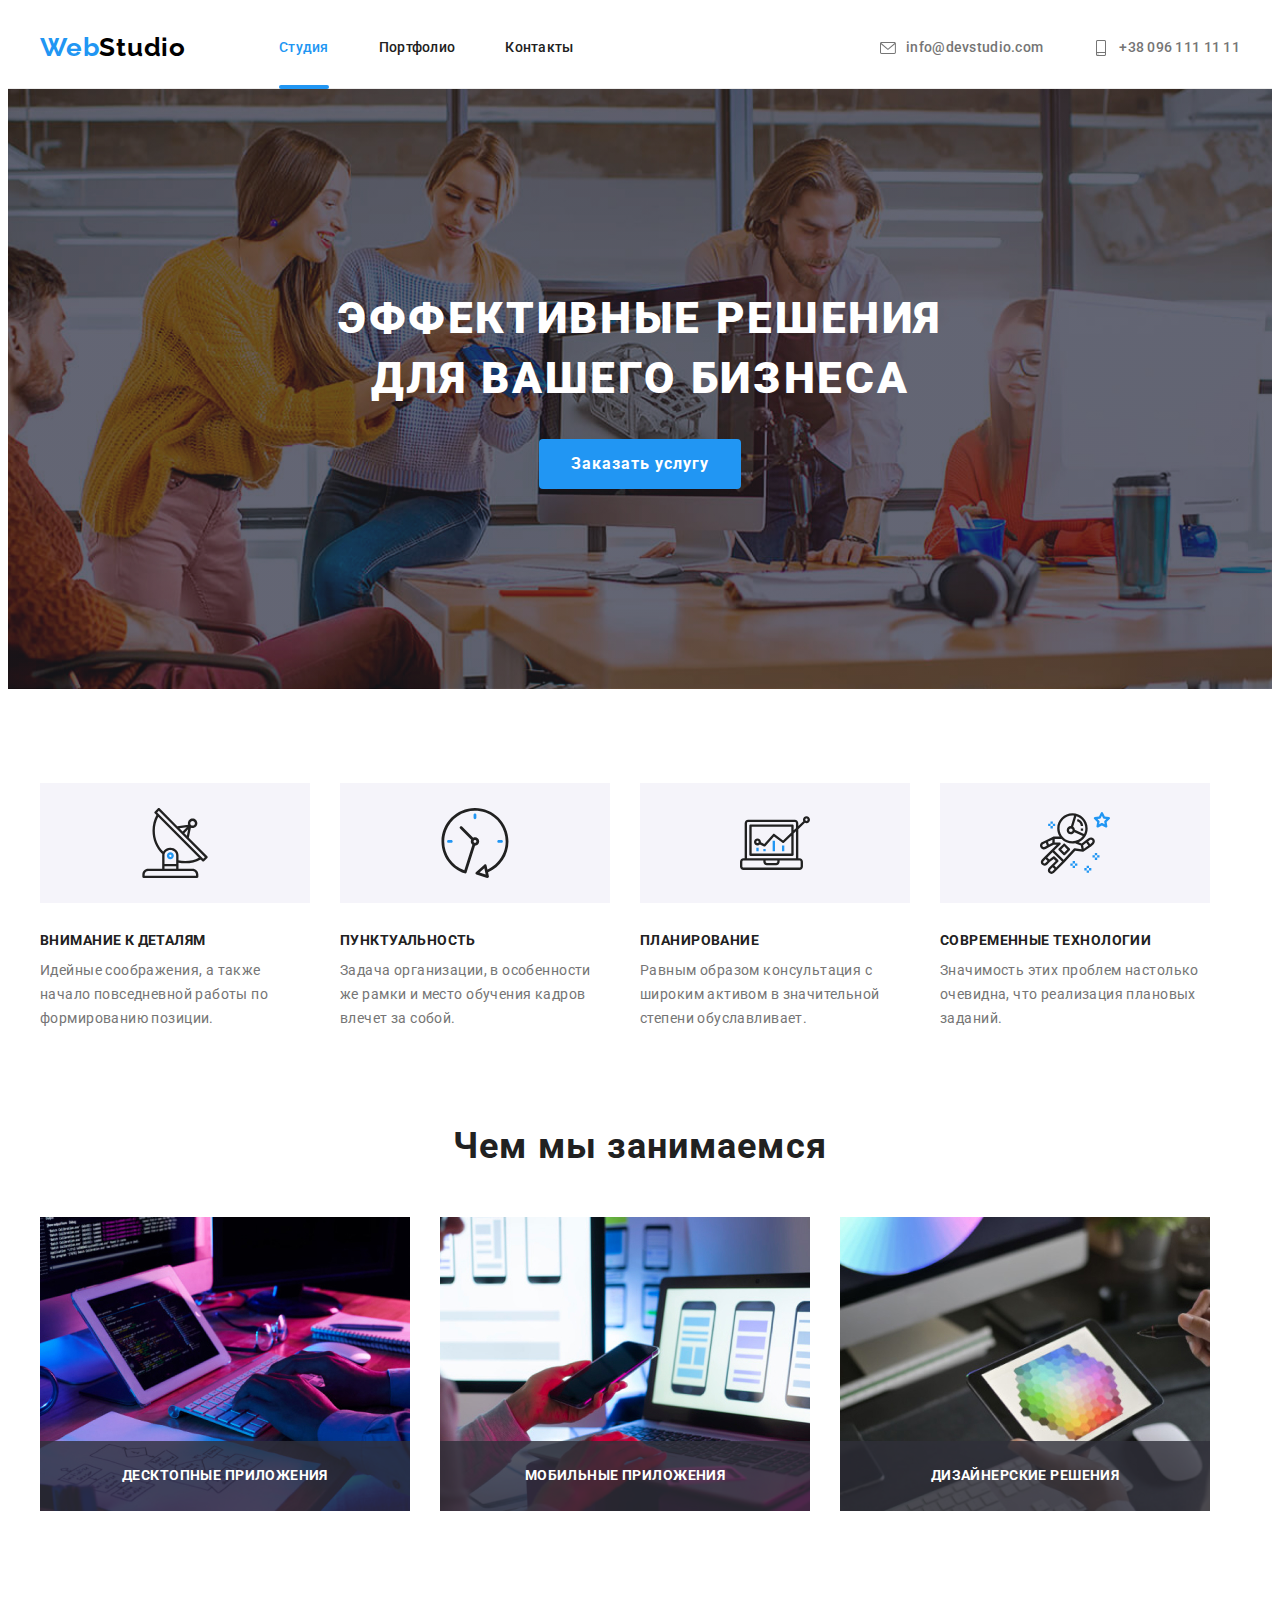
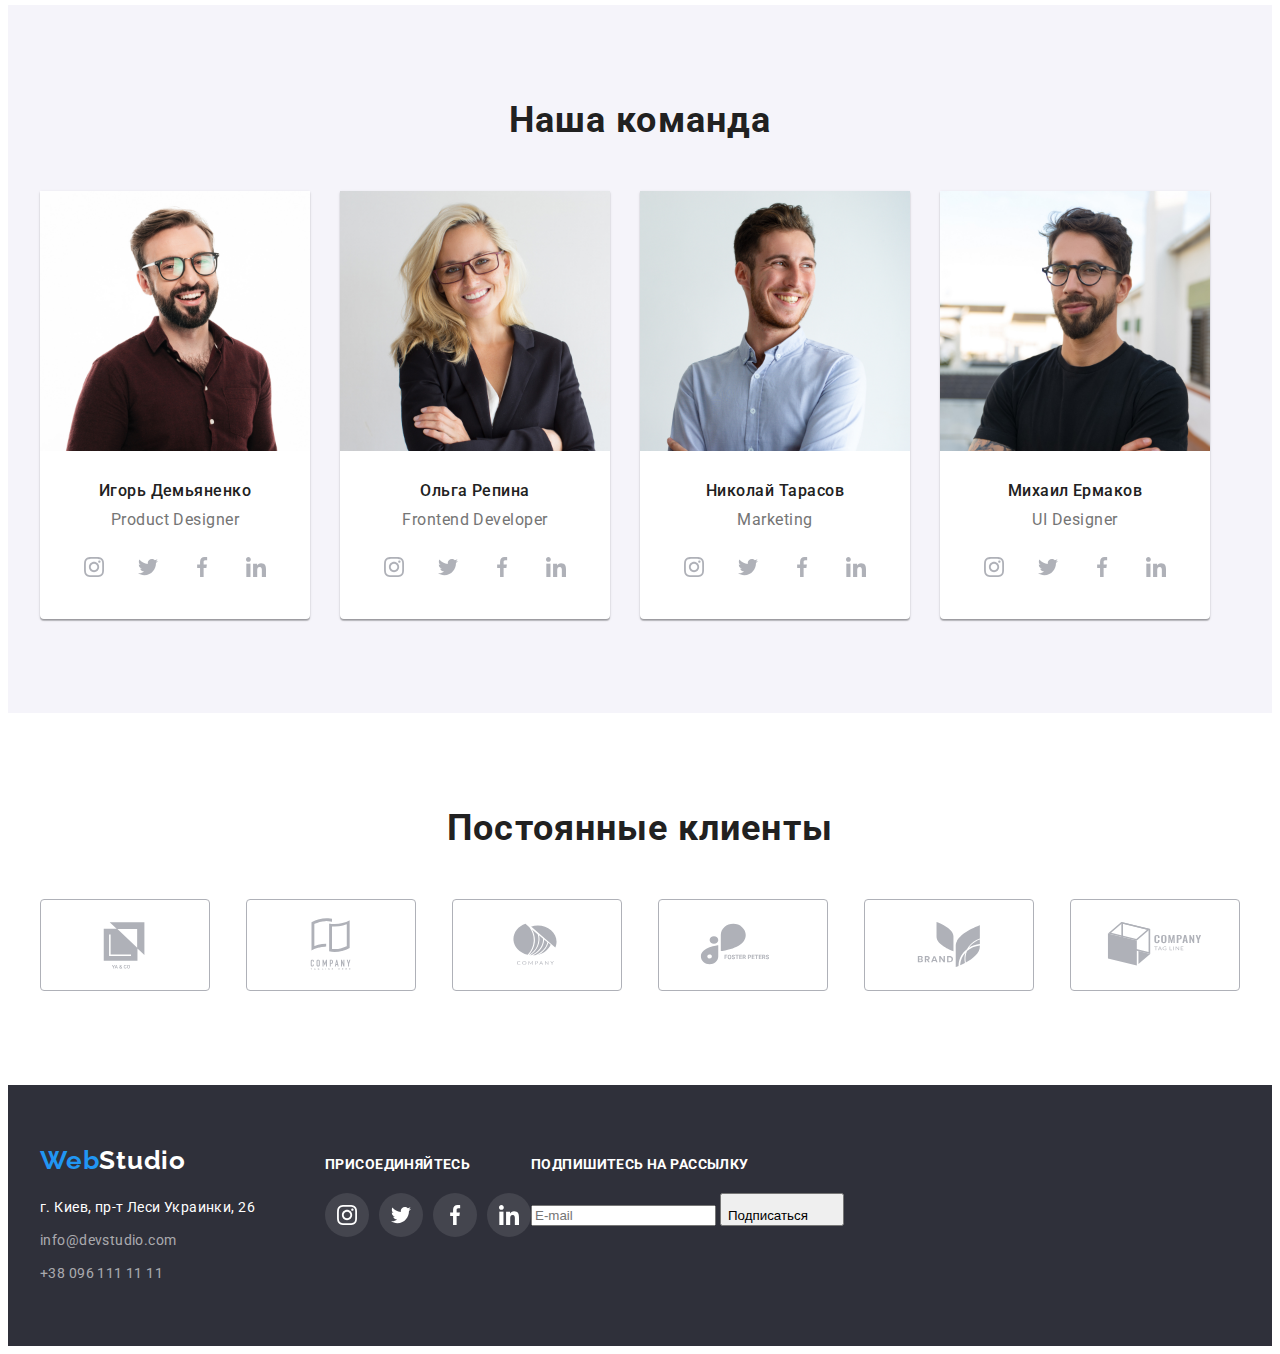
<file: index.html>
<!DOCTYPE html>
<html lang="ru">
  <head>
    <meta charset="UTF-8" />
    <meta http-equiv="X-UA-Compatible" content="IE=edge" />
    <meta name="viewport" content="width=device-width, initial-scale=1.0" />
    <title>Document</title>
    <link
      href="https://fonts.googleapis.com/css2?family=Raleway:wght@700&family=Roboto:wght@400;500;700;900&display=swap"
      rel="stylesheet"
    />
    <link
      rel="stylesheet"
      href="https://cdnjs.cloudflare.com/ajax/libs/modern-normalize/1.1.0/modern-normalize.min.css"
      integrity="sha512-wpPYUAdjBVSE4KJnH1VR1HeZfpl1ub8YT/NKx4PuQ5NmX2tKuGu6U/JRp5y+Y8XG2tV+wKQpNHVUX03MfMFn9Q=="
      crossorigin="anonymous"
      referrerpolicy="no-referrer"
    />
    <link rel="stylesheet" href="./css/styles.css" />
  </head>
  <body>
    <header class="header">
      <div class="main-nav container">
        <a lang="en" href="./index.html" class="logo"
          ><span class="logo-web">Web</span>Studio</a
        >
        <nav>
          <ul class="site-nav">
            <li class="site-nav-item">
              <a href="./index.html" class="link-nav current">Студия</a>
            </li>
            <li class="site-nav-item">
              <a href="./portfolio.html" class="link-nav">Портфолио</a>
            </li>
            <li class="site-nav-item">
              <a href="" class="link-nav">Контакты</a>
            </li>
          </ul>
        </nav>
        <ul class="site-nav auth-nav">
          <li class="site-nav-item">
            <a href="mailto:info@devstudio.com" class="link-contact"
              >
              <svg class="link-contact-icon" width="16" height="16">
                <use href="./images/icons.svg#icon-letter"></use>
              </svg>info@devstudio.com  
            </a>
          </li>
          <li class="site-nav-item">
            <a href="tel:+380961111111" class="link-contact"
              >
              <svg class="link-contact-icon" width="16" height="16">
                <use href="./images/icons.svg#icon-smartphone"></use>
              </svg>+38 096 111 11 11
            </a>
          </li>
        </ul>
      </div>
    </header>
    <main>
      <section class="hero background">
        <div class="container">
          <h1 class="main-title">
            Эффективные решения <br />
            для вашего бизнеса
          </h1>
          <button class="headbtn" type="button" data-modal-open>Заказать услугу</button>
        </div>
      </section>
      <section class="section">
        <div class="container">
          <h2 class="visually-hidden">Наши преимущества</h2>
          <ul class="about">
            <li class="about-item">
              <div class="about-item-icon">
                <svg class="about-icon" width="70" height="70">
                  <use href="./images/icons.svg#icon-antenna"></use>
                </svg>
              </div>
              <h3 class="overtitle">Внимание к деталям</h3>
              <p class="description">
                Идейные соображения, а также начало повседневной работы по
                формированию позиции.
              </p>
            </li>
            <li class="about-item">
               <div class="about-item-icon">
                <svg class="about-icon" width="70" height="70">
                  <use href="./images/icons.svg#icon-clock"></use>
                </svg>
              </div>
              <h3 class="overtitle">Пунктуальность</h3>
              <p class="description">
                Задача организации, в особенности же рамки и место обучения
                кадров влечет за собой.
              </p>
            </li>
            <li class="about-item">
               <div class="about-item-icon">
                <svg class="about-icon" width="70" height="70">
                  <use href="./images/icons.svg#icon-diagram"></use>
                </svg>
              </div>
              <h3 class="overtitle">Планирование</h3>
              <p class="description">
                Равным образом консультация с широким активом в значительной
                степени обуславливает.
              </p>
            </li>
            <li class="about-item">
               <div class="about-item-icon">
                <svg class="about-icon" width="70" height="70">
                  <use href="./images/icons.svg#icon-astronaut"></use>
                </svg>
              </div>
              <h3 class="overtitle">Современные технологии</h3>
              <p class="description">
                Значимость этих проблем настолько очевидна, что реализация
                плановых заданий.
              </p>
            </li>
          </ul>
        </div>
      </section>
      <section class="our-work section">
        <div class="container">
          <h2 class="title">Чем мы занимаемся</h2>
          <ul class="work">
            <li class="work-item">
              <img src="./images/img.jpg" width="370" alt="Набор кода" />
              <h3 class="our-work-title">Десктопные приложения</h3>
            </li>
            <li class="work-item">
              <img src="./images/img2.jpg" width="370" alt="Мобильный дизайн" />
              <h3 class="our-work-title">Мобильные приложения</h3>
            </li>
            <li class="work-item">
              <img src="./images/img3.jpg" width="370" alt="Выбор цвета" />
              <h3 class="our-work-title">Дизайнерские решения</h3>
            </li>
          </ul>
        </div>
      </section>
      <section class="our-team section">
        <div class="container">
          <h2 class="title">Наша команда</h2>
          <ul class="team">
            <li class="team-item">
              <img src="./images/img4.jpg" width="270" alt="Игорь Демьяненко" />
              <div class="name">
                <h3 class="name-title">Игорь Демьяненко</h3>
                <p class="position-title" lang="en">Product Designer</p>
                <ul class="social">
                  <li class="social-item">
                    <a href="" class="social-link">
                      <svg class="social-icon" width="20" height="20">
                        <use href="./images/icons.svg#icon-insta"></use>
                      </svg>
                    </a>
                  </li>
                  <li class="social-item">
                    <a href="" class="social-link">
                      <svg class="social-icon" width="20" height="20">
                        <use href="./images/icons.svg#icon-twitter"></use>
                      </svg>
                    </a>
                  </li>
                  <li class="social-item">
                    <a href="" class="social-link">
                      <svg class="social-icon" width="20" height="20">
                        <use href="./images/icons.svg#icon-facebook"></use>
                      </svg>
                    </a>
                  </li>
                  <li class="social-item">
                    <a href="" class="social-link">
                      <svg class="social-icon" width="20" height="20">
                        <use href="./images/icons.svg#icon-linkedin"></use>
                      </svg>
                    </a>
                  </li>
                </ul>
            </li>
            <li class="team-item">
              <img src="./images/img5.jpg" width="270" alt="Ольга Репина" />
              <div class="name">
                <h3 class="name-title">Ольга Репина</h3>
                <p class="position-title" lang="en">Frontend Developer</p>
                <ul class="social">
                  <li class="social-item">
                    <a href="" class="social-link">
                      <svg class="social-icon" width="20" height="20">
                        <use href="./images/icons.svg#icon-insta"></use>
                      </svg>
                    </a>
                  </li>
                  <li class="social-item">
                    <a href="" class="social-link">
                      <svg class="social-icon" width="20" height="20">
                        <use href="./images/icons.svg#icon-twitter"></use>
                      </svg>
                    </a>
                  </li>
                  <li class="social-item">
                    <a href="" class="social-link">
                      <svg class="social-icon" width="20" height="20">
                        <use href="./images/icons.svg#icon-facebook"></use>
                      </svg>
                    </a>
                  </li>
                  <li class="social-item">
                    <a href="" class="social-link">
                      <svg class="social-icon" width="20" height="20">
                        <use href="./images/icons.svg#icon-linkedin"></use>
                      </svg>
                    </a>
                  </li>
                </ul>
              </div>
            </li>
            <li class="team-item">
              <img src="./images/img6.jpg" width="270" alt="Николай Тарасов" />
              <div class="name">
                <h3 class="name-title">Николай Тарасов</h3>
                <p class="position-title" lang="en">Marketing</p>
                <ul class="social">
                  <li class="social-item">
                    <a href="" class="social-link">
                      <svg class="social-icon" width="20" height="20">
                        <use href="./images/icons.svg#icon-insta"></use>
                      </svg>
                    </a>
                  </li>
                  <li class="social-item">
                    <a href="" class="social-link">
                      <svg class="social-icon" width="20" height="20">
                        <use href="./images/icons.svg#icon-twitter"></use>
                      </svg>
                    </a>
                  </li>
                  <li class="social-item">
                    <a href="" class="social-link">
                      <svg class="social-icon" width="20" height="20">
                        <use href="./images/icons.svg#icon-facebook"></use>
                      </svg>
                    </a>
                  </li>
                  <li class="social-item">
                    <a href="" class="social-link">
                      <svg class="social-icon" width="20" height="20">
                        <use href="./images/icons.svg#icon-linkedin"></use>
                      </svg>
                    </a>
                  </li>
                </ul>
              </div>
            </li>
            <li class="team-item">
              <img src="./images/img7.jpg" width="270" alt="Михаил Ермаков" />
              <div class="name">
                <h3 class="name-title">Михаил Ермаков</h3>
                <p class="position-title" lang="en">UI Designer</p>
                <ul class="social">
                  <li class="social-item">
                    <a href="" class="social-link">
                      <svg class="social-icon" width="20" height="20">
                        <use href="./images/icons.svg#icon-insta"></use>
                      </svg>
                    </a>
                  </li>
                  <li class="social-item">
                    <a href="" class="social-link">
                      <svg class="social-icon" width="20" height="20">
                        <use href="./images/icons.svg#icon-twitter"></use>
                      </svg>
                    </a>
                  </li>
                  <li class="social-item">
                    <a href="" class="social-link">
                      <svg class="social-icon" width="20" height="20">
                        <use href="./images/icons.svg#icon-facebook"></use>
                      </svg>
                    </a>
                  </li>
                  <li class="social-item">
                    <a href="" class="social-link">
                      <svg class="social-icon" width="20" height="20">
                        <use href="./images/icons.svg#icon-linkedin"></use>
                      </svg>
                    </a>
                  </li>
                </ul>
              </div>
            </li>
          </ul>
        </div>
      </section>
      <section class="section">
        <div class="container">
        <h2 class="title">Постоянные клиенты</h2>
        <ul class="companies">
          <li>
            <a href="" class="companies-item">
              <svg class="companies-icon" width="106" height="60">
                <use href="./images/icons.svg#icon-logo"></use>
              </svg>
            </a>
          </li>
          <li>
            <a href="" class="companies-item">
              <svg class="companies-icon" width="106" height="60">
                <use href="./images/icons.svg#icon-logo2"></use>
              </svg>
            </a>
          </li>
          <li>
            <a href="" class="companies-item">
              <svg class="companies-icon" width="106" height="60">
                <use href="./images/icons.svg#icon-logo3"></use>
              </svg>
            </a>
          </li>
          <li>
            <a href="" class="companies-item">
              <svg class="companies-icon" width="106" height="60">
                <use href="./images/icons.svg#icon-logo4"></use>
              </svg>
            </a>
          </li>
          <li>
            <a href="" class="companies-item">
              <svg class="companies-icon" width="106" height="60">
                <use href="./images/icons.svg#icon-logo5"></use>
              </svg>
            </a>
          </li>
          <li>
            <a href="" class="companies-item">
              <svg class="companies-icon" width="106" height="60">
                <use href="./images/icons.svg#icon-logo6"></use>
              </svg>
            </a>
          </li>
        </ul>
        </div>
      </section>
    </main>
    <footer class="footer">
      <div class="container footer-position">
        <div>
        <a lang="en" href="./index.html" class="logo-footer"
          ><span class="logo-web">Web</span>Studio</a
        >
        <address class="address-link">
          <ul>
            <li class="footer-address">
              <a
                class="footer-link-address"
                href="https://goo.gl/maps/EzLzW8RFUtjxbbLT6"
                target="_blank"
                rel="noreferrer nofollow noopener"
              >
                г. Киев, пр-т Леси Украинки, 26
              </a>
            </li>
            <li class="footer-address">
              <a href="mailto:info@devstudio.com" class="footer-link-contact"
                >info@devstudio.com</a
              >
            </li>
            <li">
              <a href="tel:+380961111111" class="footer-link-contact"
                >+38 096 111 11 11</a
              >
            </li>
          </ul>
        </address>
        </div>
        <div class="social-footer">
        <p class="join">Присоединяйтесь</p>
        <ul class="social-footer-list">
          <li class="footer-social-item"><a href="" class="footer-social-link">
            <svg class="footer-social-icon" width="20" height="20">
              <use href="./images/icons.svg#icon-insta"></use>
            </svg>
          </a></li>
          <li class="footer-social-item"><a href="" class="footer-social-link">
             <svg class="footer-social-icon" width="20" height="20">
              <use href="./images/icons.svg#icon-twitter"></use>
            </svg>
          </a></li>
          <li class="footer-social-item"><a href="" class="footer-social-link">
             <svg class="footer-social-icon" width="20" height="20">
              <use href="./images/icons.svg#icon-facebook"></use>
            </svg>
          </a></li>
          <li class="footer-social-item"><a href="" class="footer-social-link">
             <svg class="footer-social-icon" width="20" height="20">
              <use href="./images/icons.svg#icon-linkedin"></use>
            </svg>
          </a></li>
        </ul>
        </div>
        <div class="subscription">
          <p class="join">Подпишитесь на рассылку</p>
        <div class="wrap-form">
          <label>
            <input name="user_email" class="input" type="email" placeholder="E-mail" required/>
          </label>
          <button type="submit" class="submit-btn">Подписаться
            <svg width=24 height=24>
              <use href="./images/icons.svg#icon-send"></use>
            </svg>
          </button>
          </div>
        </div>
      </div>
    </footer>

    <div class="backdrop is-hidden" data-modal>
      <div class="modal">
        <button type="button" class="modal-close-btn" data-modal-close>
          <svg class="modal-close-icon" width="11" height="11">
            <use href="./images/icons.svg#close-icon"></use>
          </svg>
        </button>
        <strong class="contact-appeal">Оставьте свои данные, мы вам перезвоним</strong>
        <form class="contact-form">
          <label class="contact-form-field">
            <span class="contact-name">Имя</span>
            <span class="contact-form-input-wrapper">
            <input name="user_name" class="contact-form-input" type="text" required>
            <svg class="modal-icon">
              <use href="./images/icons.svg#icon-person"></use>
            </svg>
          </span>
          </label>
          <label class="contact-form-field">
            <span class="contact-name">Телефон</span>
            <span class="contact-form-input-wrapper">
            <input name="user_phone" class="contact-form-input" type="tel" required>
            <svg class="modal-icon">
              <use href="./images/icons.svg#icon-phone"></use>
            </svg>
          </span>
          </label>
          <label class="contact-form-field">
            <span class="contact-name">Почта</span>
            <span class="contact-form-input-wrapper">
            <input name="user_mail" class="contact-form-input" type="email">
            <svg class="modal-icon">
              <use href="./images/icons.svg#icon-email"></use>
            </svg>
          </span>
          </label>
          <label class="contact-form-field">
            <span class="contact-name">Комментарий</span>
            <textarea name="user_message" class="contact-form-message" placeholder="Введите текст" required></textarea>
          </label>
          <div class="contact-form-checkbox-wrapper">
            <input name="accept-polisy" type="checkbox" class="contact-form-checkbox visually-hidden" id="policy-checkbox">
            <label for="policy-checkbox" class="contact-form-checkbox-label">Соглашаюсь с рассылкой и принимаю <a href="">Условия договора</a></label>
          </div>
          <button type="submit" class="contact-form-submit-btn">Отправить</button>
        </form>
      </div>
    </div>
    <script src="./js/modal.js"></script>
  </body>
</html>
</file>
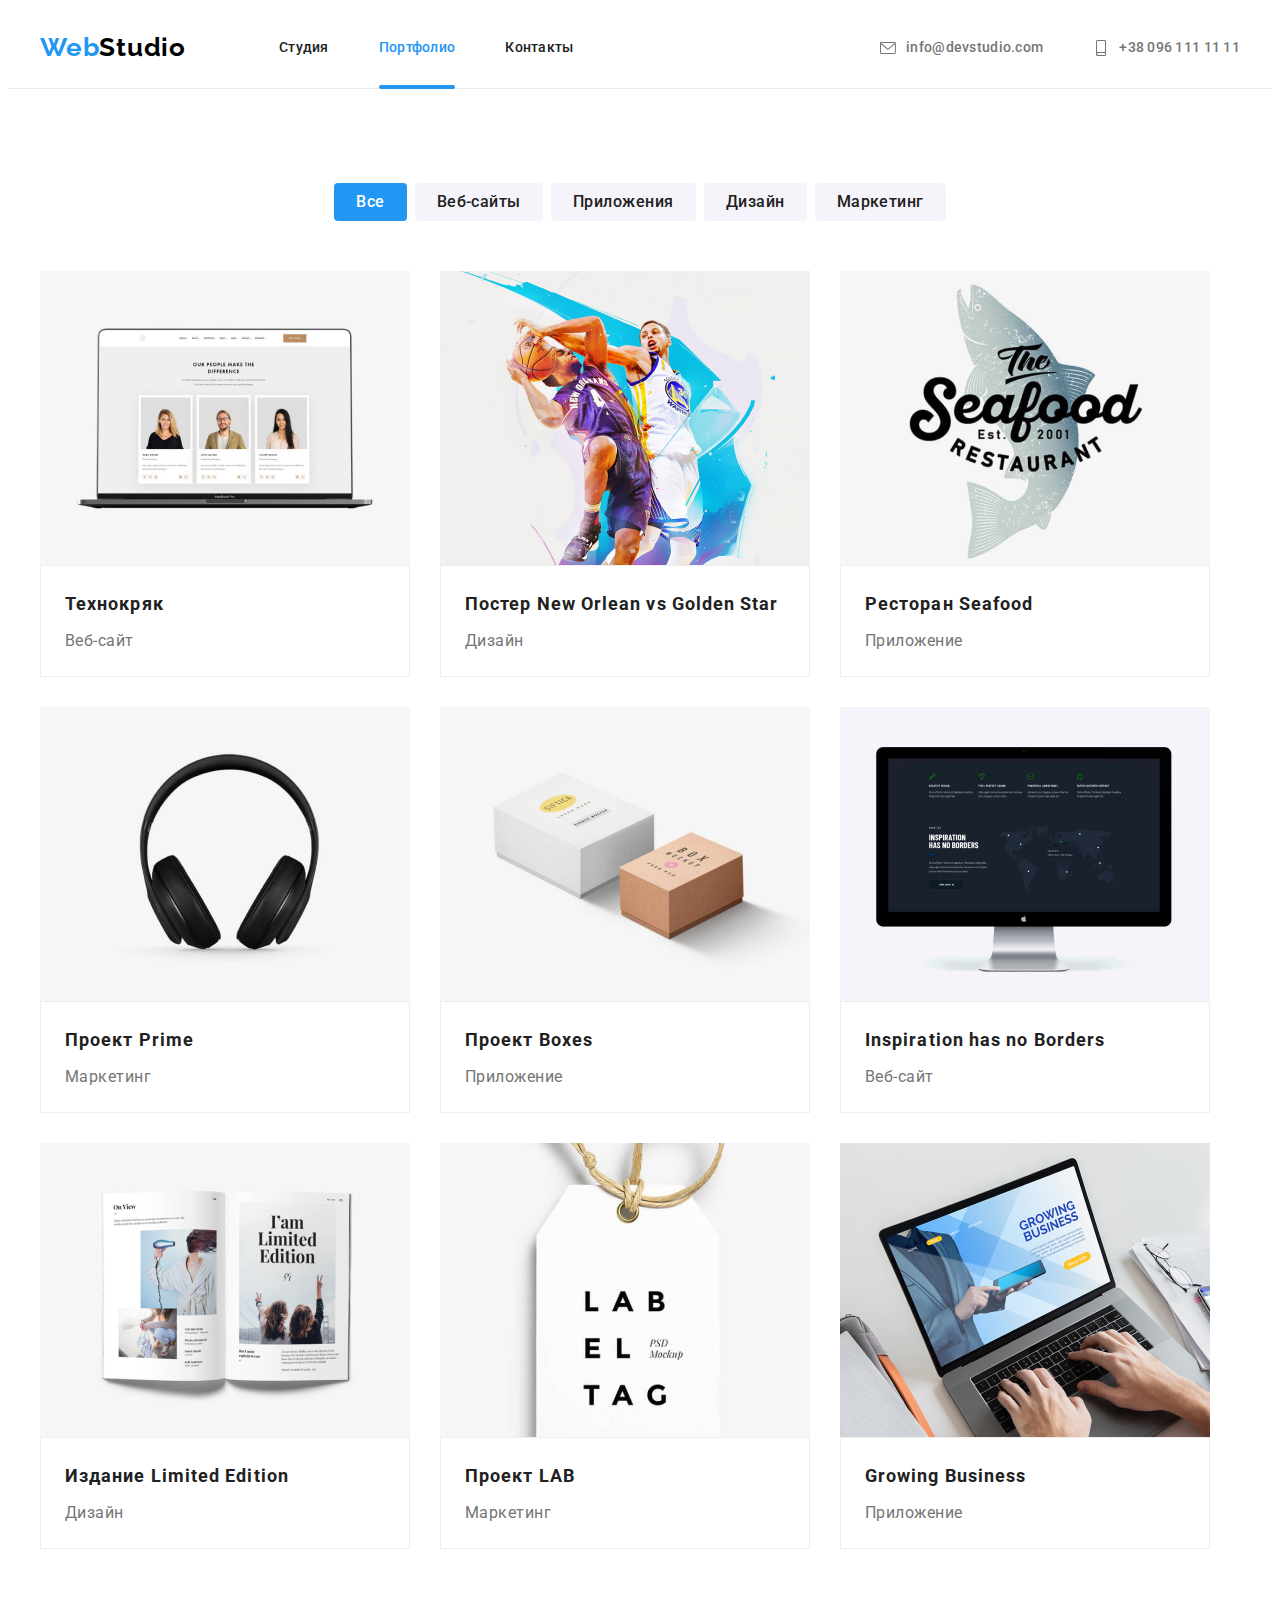
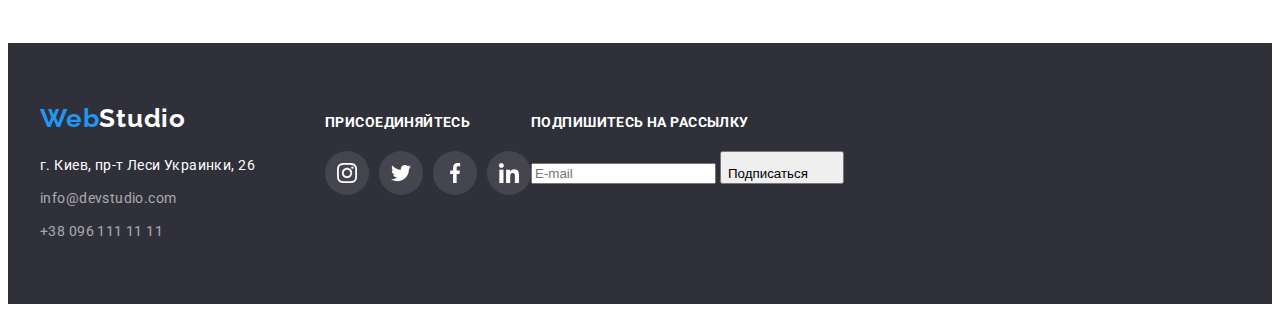
<file: portfolio.html>
<!DOCTYPE html>
<html lang="ru">
  <head>
    <meta charset="UTF-8" />
    <meta http-equiv="X-UA-Compatible" content="IE=edge" />
    <meta name="viewport" content="width=device-width, initial-scale=1.0" />
    <title>Document</title>
    <link
      href="https://fonts.googleapis.com/css2?family=Raleway:wght@700&family=Roboto:wght@400;500;700;900&display=swap"
      rel="stylesheet"
    />
    <link
      rel="stylesheet"
      href="https://cdnjs.cloudflare.com/ajax/libs/modern-normalize/1.1.0/modern-normalize.min.css"
      integrity="sha512-wpPYUAdjBVSE4KJnH1VR1HeZfpl1ub8YT/NKx4PuQ5NmX2tKuGu6U/JRp5y+Y8XG2tV+wKQpNHVUX03MfMFn9Q=="
      crossorigin="anonymous"
      referrerpolicy="no-referrer"
    />
    <link rel="stylesheet" href="./css/styles.css" />
  </head>
  <body>
    <header class="header">
      <div class="main-nav container">
        <a lang="en" href="./index.html" class="logo"
          ><span class="logo-web">Web</span>Studio</a
        >
        <nav>
          <ul class="site-nav">
            <li class="site-nav-item">
              <a href="./index.html" class="link-nav">Студия</a>
            </li>
            <li class="site-nav-item">
              <a href="./portfolio.html" class="link-nav current">Портфолио</a>
            </li>
            <li class="site-nav-item">
              <a href="" class="link-nav">Контакты</a>
            </li>
          </ul>
        </nav>
        <ul class="site-nav auth-nav">
          <li class="site-nav-item">
            <a href="mailto:info@devstudio.com" class="link-contact"
              >
              <svg class="link-contact-icon" width="16" height="16">
                <use href="./images/icons.svg#icon-letter"></use>
              </svg>info@devstudio.com  
            </a>
          </li>
          <li class="site-nav-item">
            <a href="tel:+380961111111" class="link-contact"
              >
              <svg class="link-contact-icon" width="16" height="16">
                <use href="./images/icons.svg#icon-smartphone"></use>
              </svg>+38 096 111 11 11
            </a>
          </li>
        </ul>
      </div>
    </header>
    <main>
      <section class="section">
        <div class="container">
          <h1 class="visually-hidden">Примеры работ</h1>
          <ul class="portfolio-btn">
            <li class="overbtn">
              <button class="overbtn-item overbtn-item-main" type="button">Все</button>
            </li>
            <li class="overbtn">
              <button class="overbtn-item" type="button">Веб-сайты</button>
            </li>
            <li class="overbtn">
              <button class="overbtn-item" type="button">Приложения</button>
            </li>
            <li class="overbtn">
              <button class="overbtn-item" type="button">Дизайн</button>
            </li>
            <li class="overbtn">
              <button class="overbtn-item" type="button">Маркетинг</button>
            </li>
          </ul>
          <ul class="portfolio-work">
            <li class="work-card">
              <a href="" class="work-card-link">
                <div class="work-card-link-wrapper">
                  <img src="./images/portfolio1.jpg" alt="Технокряк" width="370" />
                  <p class="overlay">Технокряк это современная площадка распространения коронавируса. Компании используют эту платформу для цифрового шпионажа и атак на защищённые сервера конкурентов.</p>
                </div>
              <div class="work-card-item">
                <h2 class="work-title">Технокряк</h2>
                <p class="work-description">Веб-сайт</p>
              </div>
              
              </a>
            </li>
            <li class="work-card">
              <a href="" class="work-card-link">
                <div class="work-card-link-wrapper">
              <img src="./images/portfolio2.jpg" alt="Постер" width="370" />
              <p class="overlay">Технокряк это современная площадка распространения коронавируса. Компании используют эту платформу для цифрового шпионажа и атак на защищённые сервера конкурентов.</p>
                </div>
              <div class="work-card-item">
                <h2 class="work-title">
                  Постер <span lang="en">New Orlean vs Golden Star</span>
                </h2>
                <p class="work-description">Дизайн</p>
              </div>
              </a>
            </li>
            <li class="work-card">
              <a href="" class="work-card-link">
                <div class="work-card-link-wrapper">
              <img src="./images/portfolio3.jpg" alt="Ресторан" width="370" />
              <p class="overlay">Технокряк это современная площадка распространения коронавируса. Компании используют эту платформу для цифрового шпионажа и атак на защищённые сервера конкурентов.</p>
                </div>
              <div class="work-card-item">
                <h2 class="work-title">
                  Ресторан <span lang="en">Seafood</span>
                </h2>
                <p class="work-description">Приложение</p>
              </div>
              </a>
            </li>
            <li class="work-card">
              <a href="" class="work-card-link">
                <div class="work-card-link-wrapper">
              <img src="./images/portfolio4.jpg" alt="Наушники" width="370" />
              <p class="overlay">Технокряк это современная площадка распространения коронавируса. Компании используют эту платформу для цифрового шпионажа и атак на защищённые сервера конкурентов.</p>
                </div>
              <div class="work-card-item">
                <h2 class="work-title">Проект <span lang="en">Prime</span></h2>
                <p class="work-description">Маркетинг</p>
              </div>
              </a>
            </li>
            <li class="work-card">
              <a href="" class="work-card-link">
                <div class="work-card-link-wrapper">
              <img src="./images/portfolio5.jpg" alt="Коробки" width="370" />
              <p class="overlay">Технокряк это современная площадка распространения коронавируса. Компании используют эту платформу для цифрового шпионажа и атак на защищённые сервера конкурентов.</p>
                </div>
              <div class="work-card-item">
                <h2 class="work-title">Проект <span lang="en">Boxes</span></h2>
                <p class="work-description">Приложение</p>
              </div>
              </a>
            </li>
            <li class="work-card">
              <a href="" class="work-card-link">
                <div class="work-card-link-wrapper">
              <img src="./images/portfolio6.jpg" alt="Монитор" width="370" />
              <p class="overlay">Технокряк это современная площадка распространения коронавируса. Компании используют эту платформу для цифрового шпионажа и атак на защищённые сервера конкурентов.</p>
                </div>
              <div class="work-card-item">
                <h2 class="work-title">
                  <span lang="en">Inspiration has no Borders</span>
                </h2>
                <p class="work-description">Веб-сайт</p>
              </div>
              </a>
            </li>
            <li class="work-card">
              <a href="" class="work-card-link">
                <div class="work-card-link-wrapper">
              <img src="./images/portfolio7.jpg" alt="Журнал" width="370" />
              <p class="overlay">Технокряк это современная площадка распространения коронавируса. Компании используют эту платформу для цифрового шпионажа и атак на защищённые сервера конкурентов.</p>
                </div>
              <div class="work-card-item">
                <h2 class="work-title">
                  Издание <span lang="en">Limited Edition</span>
                </h2>
                <p class="work-description">Дизайн</p>
              </div>
              </a>
            </li>
            <li class="work-card">
              <a href="" class="work-card-link">
                <div class="work-card-link-wrapper">
              <img src="./images/portfolio8.jpg" alt="Бирка" width="370" />
              <p class="overlay">Технокряк это современная площадка распространения коронавируса. Компании используют эту платформу для цифрового шпионажа и атак на защищённые сервера конкурентов.</p>
                </div>
              <div class="work-card-item">
                <h2 class="work-title">Проект <span lang="en">LAB</span></h2>
                <p class="work-description">Маркетинг</p>
              </div>
              </a>
            </li>
            <li class="work-card">
              <a href="" class="work-card-link">
                <div class="work-card-link-wrapper">
              <img src="./images/portfolio9.jpg" alt="Ноутбук" width="370" />
              <p class="overlay">Технокряк это современная площадка распространения коронавируса. Компании используют эту платформу для цифрового шпионажа и атак на защищённые сервера конкурентов.</p>
                </div>
              <div class="work-card-item">
                <h2 class="work-title" work>
                  <span lang="en">Growing Business</span>
                </h2>
                <p class="work-description">Приложение</p>
              </div>
              </a>
            </li>
          </ul>
        </div>
      </section>
    </main>
    <footer class="footer">
      <div class="container footer-position">
        <div>
        <a lang="en" href="./index.html" class="logo-footer"
          ><span class="logo-web">Web</span>Studio</a
        >
        <address class="address-link">
          <ul>
            <li class="footer-address">
              <a
                class="footer-link-address"
                href="https://goo.gl/maps/EzLzW8RFUtjxbbLT6"
                target="_blank"
                rel="noreferrer nofollow noopener"
              >
                г. Киев, пр-т Леси Украинки, 26
              </a>
            </li>
            <li class="footer-address">
              <a href="mailto:info@devstudio.com" class="footer-link-contact"
                >info@devstudio.com</a
              >
            </li>
            <li">
              <a href="tel:+380961111111" class="footer-link-contact"
                >+38 096 111 11 11</a
              >
            </li>
          </ul>
        </address>
        </div>
        <div class="social-footer">
        <p class="join">Присоединяйтесь</p>
        <ul class="social-footer-list">
          <li class="footer-social-item"><a href="" class="footer-social-link">
            <svg class="footer-social-icon" width="20" height="20">
              <use href="./images/icons.svg#icon-insta"></use>
            </svg>
          </a></li>
          <li class="footer-social-item"><a href="" class="footer-social-link">
             <svg class="footer-social-icon" width="20" height="20">
              <use href="./images/icons.svg#icon-twitter"></use>
            </svg>
          </a></li>
          <li class="footer-social-item"><a href="" class="footer-social-link">
             <svg class="footer-social-icon" width="20" height="20">
              <use href="./images/icons.svg#icon-facebook"></use>
            </svg>
          </a></li>
          <li class="footer-social-item"><a href="" class="footer-social-link">
             <svg class="footer-social-icon" width="20" height="20">
              <use href="./images/icons.svg#icon-linkedin"></use>
            </svg>
          </a></li>
        </ul>
        </div>
        <div class="subscription">
          <p class="join">Подпишитесь на рассылку</p>
        <div class="wrap-form">
          <label>
            <input name="user_email" class="input" type="email" placeholder="E-mail" required/>
          </label>
          <button type="submit" class="submit-btn">Подписаться
            <svg width=24 height=24>
              <use href="./images/icons.svg#icon-send"></use>
            </svg>
          </button>
          </div>
        </div>
      </div>
    </footer>
  </body>
</html>
</file>
<file: css/styles.css>
:root {
    --brand-color: #2196f3;
    --secondary-brand-color: #188ce8;
    --primary-text-color: #212121;
    --secondary-text-color: #757575;
    --white-color: #ffffff;
    --black-color: #000000;
    --background-color: #2f303a;
    --secondary-background-color: #f5f4fa;
}

body {
    color: var(--primary-text-color);
    background-color: var(--white-color);
    font-family: Roboto, sans-serif;
}

h1,
h2,
h3,
p {
    margin-top: 0;
    margin-bottom: 0;
}

ul {
    margin: 0;
    padding: 0;
    list-style: none;
}

a {
    text-decoration: none;
}

button {
    cursor: pointer;
}

img {
    display: block;
    max-width: 100%;
    height: auto;
}

input,
textarea {
    outline: none;
}

.container {
    margin-left: auto;
    margin-right: auto;
    width: 1200px;
    padding-left: 15px;
    padding-right: 15px;
}

.visually-hidden {
    position: absolute;
    width: 1px;
    height: 1px;
    margin: -1px;
    border: 0;
    padding: 0;
    white-space: nowrap;
    clip-path: inset(100%);
    clip: rect(0 0 0 0);
    overflow: hidden;
}

/* Header */
.header {
    border-bottom: 1px solid #ececec;
}

.logo {
    margin-right: 93px;
    padding-top: 24px;
    padding-bottom: 25px;

    color: var(--black-color);
    font-family: Raleway, sans-serif;
    font-weight: 700;
    font-size: 26px;
    line-height: 1.2;
    letter-spacing: 0.03em;
}

.main-nav {
    display: flex;
    align-items: center;
    justify-content: flex-start;
}

.site-nav {
    display: flex;
    font-weight: 500;
    font-size: 14px;
    line-height: 1.14;
    letter-spacing: 0.02em;
}

.site-nav-item + .site-nav-item {
    margin-left: 50px;
}

.auth-nav {
    margin-left: auto;
}

.link-nav {
  position: relative;
    display: block;
    padding-top: 32px;
    padding-bottom: 32px;
    transition: color 250ms cubic-bezier(0.4, 0, 0.2, 1);

    color: var(--primary-text-color);
}

.current::after {
  position: absolute;
  left: 0;
  bottom: -1px;
  content: "";
  width: 100%;
height: 4px;
background-color: var(--brand-color);
border-radius: 2px;
}

.link-contact {
    display: flex;
    padding-top: 32px;
    padding-bottom: 32px;
    transition: color 250ms cubic-bezier(0.4, 0, 0.2, 1);

    color: var(--secondary-text-color);
}

.link-nav:hover,
.link-contact:hover,
.link-nav:focus,
.link-contact:focus,
.current,
.logo-web {
    color: var(--brand-color);
}

.link-contact-icon {
    margin-right: 10px;
    fill: var(--secondary-text-color);
    transition: fill 250ms cubic-bezier(0.4, 0, 0.2, 1);
}

.link-contact:hover .link-contact-icon,
.link-contact:focus .link-contact-icon {
    fill: var(--brand-color);
}

.section {
    padding-top: 94px;
    padding-bottom: 94px;
}

/* Hero */
.hero {
    padding-top: 200px;
    padding-bottom: 200px;

    background-color: #c4c4c4;
}

.hero .container {
    text-align: center;
}

.background {
    background-image: linear-gradient(
            rgba(47, 48, 58, 0.4),
            rgba(47, 48, 58, 0.4)
        ),
        url('../images/imgcover.jpg');
    background-repeat: no-repeat;
    background-position: 50% 50%;
    max-width: 1600px;
    margin-left: auto;
    margin-right: auto;
    background-size: cover;
}

.main-title {
    display: block;
    margin-bottom: 30px;

    font-weight: 900;
    font-size: 44px;
    line-height: 1.36;
    letter-spacing: 0.06em;
    text-transform: uppercase;
    color: var(--white-color);
}

.headbtn {
    display: inline-block;
    border: inherit;
    border-radius: 4px;
    padding: 10px 32px;
    transition: background-color 250ms cubic-bezier(0.4, 0, 0.2, 1);

    font-family: inherit;
    font-weight: 700;
    font-size: 16px;
    line-height: 1.87;
    align-items: center;
    letter-spacing: 0.06em;
    color: var(--white-color);
    background-color: var(--brand-color);
}

.headbtn:hover,
.headbtn:focus {
    background-color: var(--secondary-brand-color);
}

/* About  */
.about-item-icon {
    display: flex;
    align-items: center;
    justify-content: center;
    height: 120px;
    margin-bottom: 30px;
    background-color: var(--secondary-background-color);
}

.about {
    display: flex;
    flex-basis: calc((100% - 120px) / 4);
    padding-left: 0;
}

.about-item + .about-item {
    margin-left: 30px;
}

.overtitle {
    margin-bottom: 10px;

    font-weight: 700;
    font-size: 14px;
    line-height: 1.14;
    letter-spacing: 0.03em;
    text-transform: uppercase;
    color: var(--primary-text-color);
}

.description {
    width: 270px;
    font-size: 14px;
    line-height: 1.71;
    letter-spacing: 0.03em;
    color: var(--secondary-text-color);
}

/* Our work */
.our-work {
    padding-top: 0;
}

.work {
    display: flex;
    flex-basis: calc((100% - 90px) / 3);
}

.work-item + .work-item {
    margin-left: 30px;
}

.work-item {
    position: relative;
}

.our-work-title {
    position: absolute;
    display: flex;
    justify-content: center;
    align-items: center;
    width: 100%;
    height: 70px;
    transform: translateY(-100%);

    font-size: 14px;
    font-weight: 700;
    line-height: 1.14;
    letter-spacing: 0.03em;
    text-transform: uppercase;
    color: var(--white-color);
    background-color: rgba(47, 48, 58, 0.8);
}

.title {
    margin-bottom: 50px;

    font-weight: 700;
    font-size: 36px;
    line-height: 1.17;
    text-align: center;
    letter-spacing: 0.03em;
    color: var(--primary-text-color);
}

/* Our team */
.team {
    display: flex;
    flex-basis: calc((100% - 120px) / 4);
}

.team-item + .team-item {
    margin-left: 30px;
}

.team-item {
    background-color: var(--white-color);
    box-shadow: 0px 1px 3px rgba(0, 0, 0, 0.12), 0px 1px 1px rgba(0, 0, 0, 0.14),
        0px 2px 1px rgba(0, 0, 0, 0.2);
    border-radius: 0px 0px 4px 4px;
}

.name {
    padding-top: 30px;
    padding-bottom: 30px;
}

.name-title {
    margin-bottom: 10px;

    font-weight: 500;
    font-size: 16px;
    line-height: 1.19;
    text-align: center;
    letter-spacing: 0.03em;
    color: var(--primary-text-color);
}

.position-title {
    margin-bottom: 16px;
    font-size: 16px;
    line-height: 1.19;
    text-align: center;
    letter-spacing: 0.03em;
    color: var(--secondary-text-color);
}

.our-team {
    padding-top: 94px;
    padding-bottom: 94px;

    background-color: var(--secondary-background-color);
}

.social {
    display: flex;
    justify-content: center;
}

.social-item + .social-item {
    margin-left: 10px;
}

.social-icon {
    fill: #afb1b8;
    transition: fill 250ms cubic-bezier(0.4, 0, 0.2, 1), background-color 250ms cubic-bezier(0.4, 0, 0.2, 1);
}

.social-link:hover,
.social-link:focus {
    background-color: var(--brand-color);
}

.social-link:hover .social-icon,
.social-link:focus .social-icon {
    fill: var(--white-color);
}

.social-link {
    display: flex;
    align-items: center;
    justify-content: center;
    width: 44px;
    height: 44px;
    border-radius: 50%;
    transition: background-color 250ms cubic-bezier(0.4, 0, 0.2, 1);
}

/* Companies */
.companies {
    display: flex;
    justify-content: space-between;
}

.companies-item {
    display: flex;
    align-items: center;
    justify-content: center;
    transition: border 250ms cubic-bezier(0.4, 0, 0.2, 1);

    width: 170px;
    height: 92px;
    border: 1px solid #afb1b8;
    box-sizing: border-box;
    border-radius: 4px;
}

.companies-icon {
    fill: #afb1b8;
    transition: fill 250ms cubic-bezier(0.4, 0, 0.2, 1);
}

.companies-item:hover,
.companies-item:focus {
    border: 1px solid var(--brand-color);
}

.companies-item:hover .companies-icon,
.companies-item:focus .companies-icon {
    fill: var(--brand-color);
}

/* Footer */
.footer {
    padding-top: 60px;
    padding-bottom: 60px;

    background-color: var(--background-color);
}

.footer-position {
    display: flex;
    align-items: baseline;
}

.logo-footer {
    display: block;
    margin-bottom: 20px;

    color: var(--white-color);
    font-family: Raleway, sans-serif;
    font-weight: 700;
    font-size: 26px;
    line-height: 1.2;
    letter-spacing: 0.03em;
}

.social-footer {
    margin-left: 70px;
}

.address-link {
    font-style: normal;
    font-size: 14px;
    line-height: 1.71;
    letter-spacing: 0.03em;
}

.footer-address {
    margin-bottom: 9px;
}

.footer-link-address {
    color: var(--white-color);
    transition: color 250ms cubic-bezier(0.4, 0, 0.2, 1);
}

.footer-link-contact {
    color: rgba(255, 255, 255, 0.6);
    transition: color 250ms cubic-bezier(0.4, 0, 0.2, 1);
}

.footer-link-address:hover,
.footer-link-contact:hover,
.footer-link-address:focus,
.footer-link-contact:focus {
    color: var(--brand-color);
}

.join {
    margin-bottom: 20px;
    font-weight: 700;
    font-size: 14px;
    line-height: 1.14;
    letter-spacing: 0.03em;
    text-transform: uppercase;
    color: var(--white-color);
}

.social-footer-list {
    display: flex;
    justify-content: flex-start;
}

.footer-social-item + .footer-social-item {
    margin-left: 10px;
}

.footer-social-link {
    display: flex;
    align-items: center;
    justify-content: center;
    width: 44px;
    height: 44px;
    border-radius: 50%;
    background-color: rgba(255, 255, 255, 0.1);
    transition: background-color 250ms cubic-bezier(0.4, 0, 0.2, 1);
}

.footer-social-link:hover,
.footer-social-link:focus {
    background-color: var(--brand-color);
}

.footer-social-icon {
    fill: var(--white-color);
}

/* Portfolio */
.portfolio-btn {
    display: flex;
    justify-content: center;
    margin-bottom: 50px;
}

.overbtn-item {
    display: inline-block;
    border: inherit;
    border-radius: 4px;
    padding: 6px 22px;
    transition: color 250ms cubic-bezier(0.4, 0, 0.2, 1), background-color 250ms cubic-bezier(0.4, 0, 0.2, 1), box-shadow 250ms cubic-bezier(0.4, 0, 0.2, 1);

    background: var(--secondary-background-color);
    color: var(--primary-text-color);
    border-radius: 4px;
    font-family: inherit;
    font-weight: 500;
    font-size: 16px;
    line-height: 1.62;
    text-align: center;
    letter-spacing: 0.03em;
}

.overbtn-item-main {
    color: var(--white-color);
    background: var(--brand-color);
}

.overbtn + .overbtn {
    margin-left: 8px;
}

.overbtn-item:hover,
.overbtn-item:focus {
    color: var(--white-color);
    background-color: var(--brand-color);
    box-shadow: 0px 3px 1px rgba(0, 0, 0, 0.1), 0px 1px 2px rgba(0, 0, 0, 0.08),
        0px 2px 2px rgba(0, 0, 0, 0.12);
}

.portfolio-work {
    display: flex;
    flex-basis: calc((100% - 90px) / 3);
    flex-wrap: wrap;
    margin-left: -30px;
    margin-top: -30px;
}

.work-card {
    margin-left: 30px;
    margin-top: 30px;
}

.work-card-link {
  transition: box-shadow 250ms cubic-bezier(0.4, 0, 0.2, 1)
}

.work-card-link:hover,
.work-card-link:focus {
    display: block;
    box-shadow: 0px 1px 1px rgba(0, 0, 0, 0.12), 0px 4px 4px rgba(0, 0, 0, 0.06),
        1px 4px 6px rgba(0, 0, 0, 0.16);
}

.work-card-link:hover .overlay,
.work-card-link:focus .overlay {
    transform: translateY(0%);
}

.work-card-item {
    border: 1px solid #eeeeee;
    box-sizing: border-box;
    padding: 20px 24px;
}

.work-title {
    margin-bottom: 4px;

    font-weight: 700;
    font-size: 18px;
    line-height: 2;
    letter-spacing: 0.06em;
    color: var(--primary-text-color);
}

.work-description {
    font-size: 16px;
    line-height: 1.87;
    letter-spacing: 0.03em;
    color: var(--secondary-text-color);
}

.work-card-link-wrapper {
    position: relative;
    overflow: hidden;
}

.overlay {
    position: absolute;
    top: 0;
    left: 0;
    height: 100%;
    width: 100%;
    padding-left: 24px;
    padding-right: 24px;
    padding-top: 66px;
    padding-bottom: 60px;
    overflow: auto;
    transform: translateY(100%);
    transition: transform 250ms linear;

    font-size: 18px;
    line-height: 1.56;
    letter-spacing: 0.03em;
    text-align: left;
    color: var(--white-color);
    background-color: rgba(33, 150, 243, 0.9);
}
/* Modal */

.backdrop {
  position: fixed;
  top: 0;
  left: 0;
  width: 100vw;
  height: 100vh;
  background-color: rgba(0, 0, 0, 0.2);
  transition: opacity 250ms cubic-bezier(0.4, 0, 0.2, 1), visibility 250ms cubic-bezier(0.4, 0, 0.2, 1);
}

.backdrop.is-hidden {
  opacity: 0;
visibility: hidden;
pointer-events: none;
}

.modal {
  position: absolute;
  top: 50%;
  left: 50%;
  transform: translate(-50%, -50%);
  width: 528px;
  height: 521px;
  background-color: #ffffff;
  box-shadow: 0px 1px 3px rgba(0, 0, 0, 0.12), 0px 1px 1px rgba(0, 0, 0, 0.14), 0px 2px 1px rgba(0, 0, 0, 0.2);
border-radius: 4px;
}

.modal-close-btn {
  position: absolute;
  display: flex;
  justify-content: center;
  align-items: center;
  top: 8px;
  right: 8px;
  width: 30px;
  height: 30px;
  border-radius: 50%;
  border: 1px solid rgba(0, 0, 0, 0.1);
box-sizing: border-box;
background-color: transparent;
}
</file>
